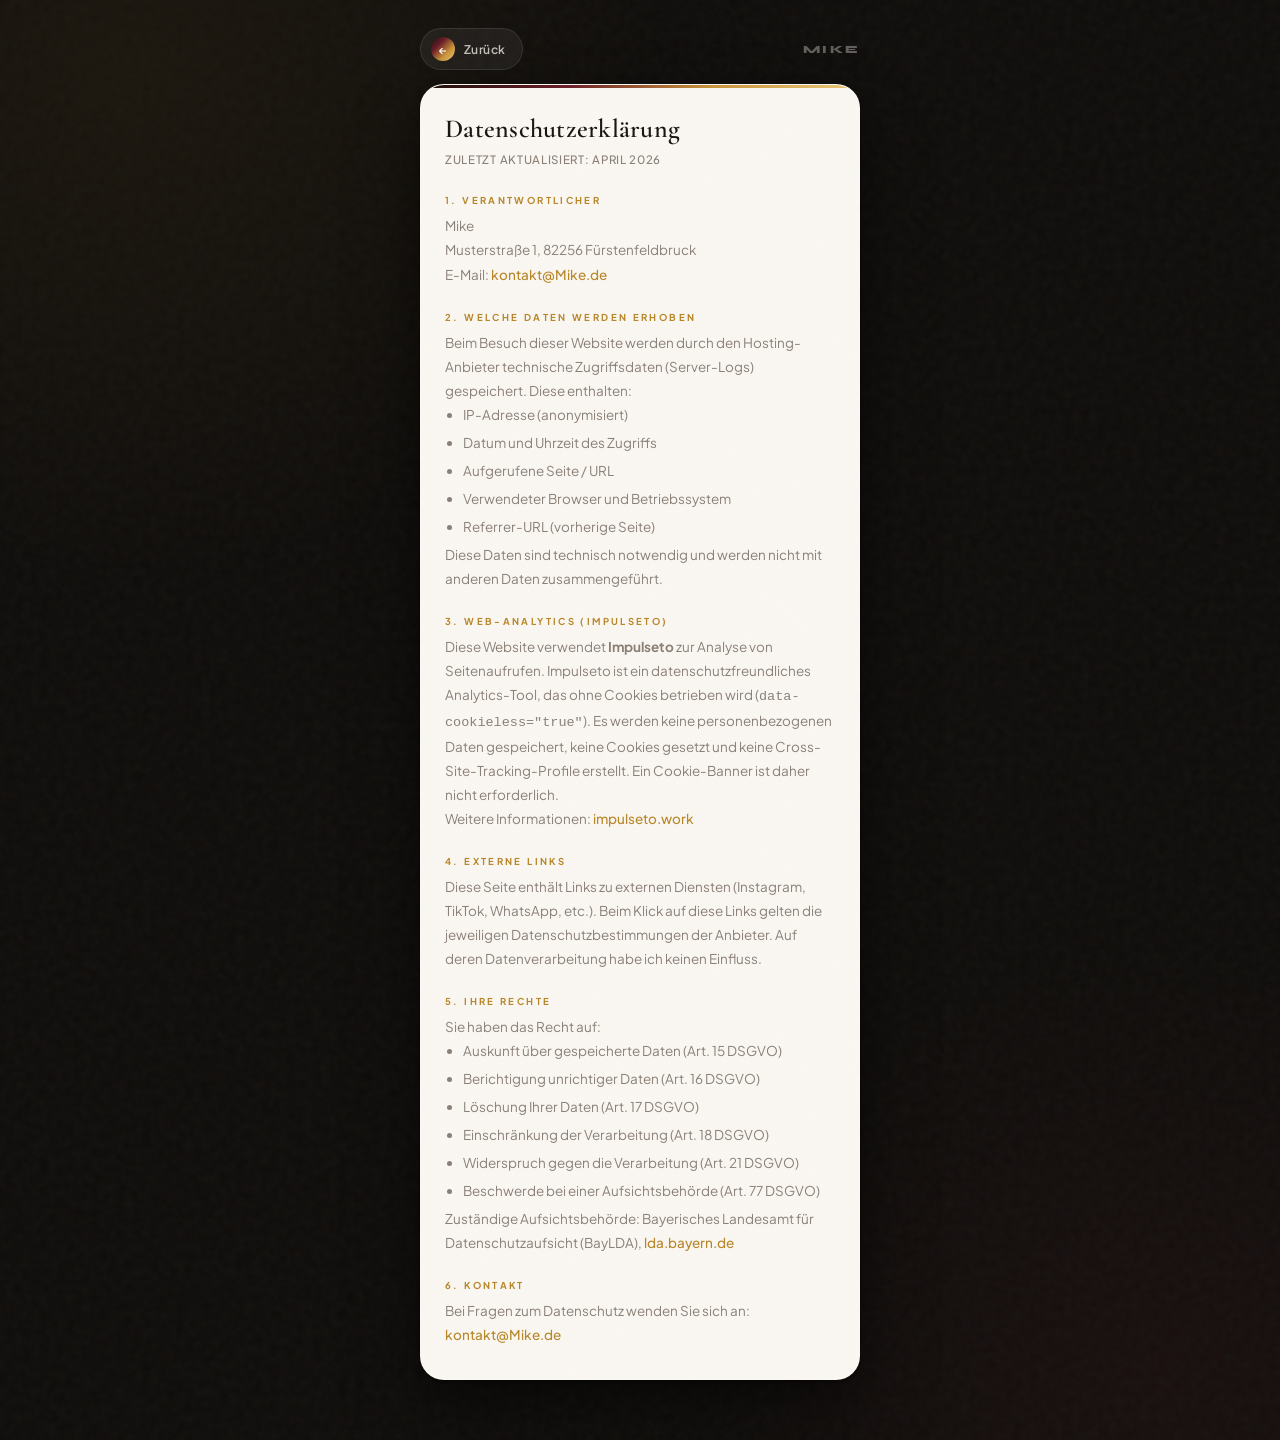
<file: datenschutz.html>
<!DOCTYPE html>
<html lang="de">

<head>
  <meta charset="UTF-8">
  <meta name="viewport" content="width=device-width, initial-scale=1.0">
  <title>Datenschutz — Mike</title>
  <link rel="icon" type="image/x-icon" href="assets/favicon.ico">
  <link rel="stylesheet" href="styles.css">
</head>

<body>

  <div class="wrapper">

    <div class="topbar">
      <a href="index.html" class="back-btn">
        <span class="back-arrow">←</span>
        Zurück
      </a>
      <span class="topbar-name">Mike</span>
    </div>

    <div class="card">
      <div class="prose">

        <h1>Datenschutzerklärung</h1>
        <p class="prose-meta">Zuletzt aktualisiert: April 2026</p>

        <h2>1. Verantwortlicher</h2>
        <p>
          Mike<br>
          Musterstraße 1, 82256 Fürstenfeldbruck<br>
          E-Mail: <a href="mailto:kontakt@Mike.de">kontakt@Mike.de</a>
        </p>

        <h2>2. Welche Daten werden erhoben</h2>
        <p>
          Beim Besuch dieser Website werden durch den Hosting-Anbieter technische Zugriffsdaten (Server-Logs)
          gespeichert. Diese enthalten:
        </p>
        <ul>
          <li>IP-Adresse (anonymisiert)</li>
          <li>Datum und Uhrzeit des Zugriffs</li>
          <li>Aufgerufene Seite / URL</li>
          <li>Verwendeter Browser und Betriebssystem</li>
          <li>Referrer-URL (vorherige Seite)</li>
        </ul>
        <p>Diese Daten sind technisch notwendig und werden nicht mit anderen Daten zusammengeführt.</p>

        <h2>3. Web-Analytics (Impulseto)</h2>
        <p>
          Diese Website verwendet <strong>Impulseto</strong> zur Analyse von Seitenaufrufen. Impulseto ist ein
          datenschutzfreundliches Analytics-Tool, das ohne Cookies betrieben wird (<code>data-cookieless="true"</code>).
          Es werden keine personenbezogenen Daten gespeichert, keine Cookies gesetzt und keine
          Cross-Site-Tracking-Profile erstellt. Ein Cookie-Banner ist daher nicht erforderlich.
        </p>
        <p>
          Weitere Informationen: <a href="https://www.impulseto.work" target="_blank" rel="noopener">impulseto.work</a>
        </p>

        <h2>4. Externe Links</h2>
        <p>
          Diese Seite enthält Links zu externen Diensten (Instagram, TikTok, WhatsApp, etc.). Beim Klick auf diese Links
          gelten die jeweiligen Datenschutzbestimmungen der Anbieter. Auf deren Datenverarbeitung habe ich keinen
          Einfluss.
        </p>

        <h2>5. Ihre Rechte</h2>
        <p>Sie haben das Recht auf:</p>
        <ul>
          <li>Auskunft über gespeicherte Daten (Art. 15 DSGVO)</li>
          <li>Berichtigung unrichtiger Daten (Art. 16 DSGVO)</li>
          <li>Löschung Ihrer Daten (Art. 17 DSGVO)</li>
          <li>Einschränkung der Verarbeitung (Art. 18 DSGVO)</li>
          <li>Widerspruch gegen die Verarbeitung (Art. 21 DSGVO)</li>
          <li>Beschwerde bei einer Aufsichtsbehörde (Art. 77 DSGVO)</li>
        </ul>
        <p>
          Zuständige Aufsichtsbehörde: Bayerisches Landesamt für Datenschutzaufsicht (BayLDA), <a
            href="https://www.lda.bayern.de" target="_blank" rel="noopener">lda.bayern.de</a>
        </p>

        <h2>6. Kontakt</h2>
        <p>
          Bei Fragen zum Datenschutz wenden Sie sich an: <a href="mailto:kontakt@Mike.de">kontakt@Mike.de</a>
        </p>

      </div>
    </div>

  </div>

</body>

</html>
</file>
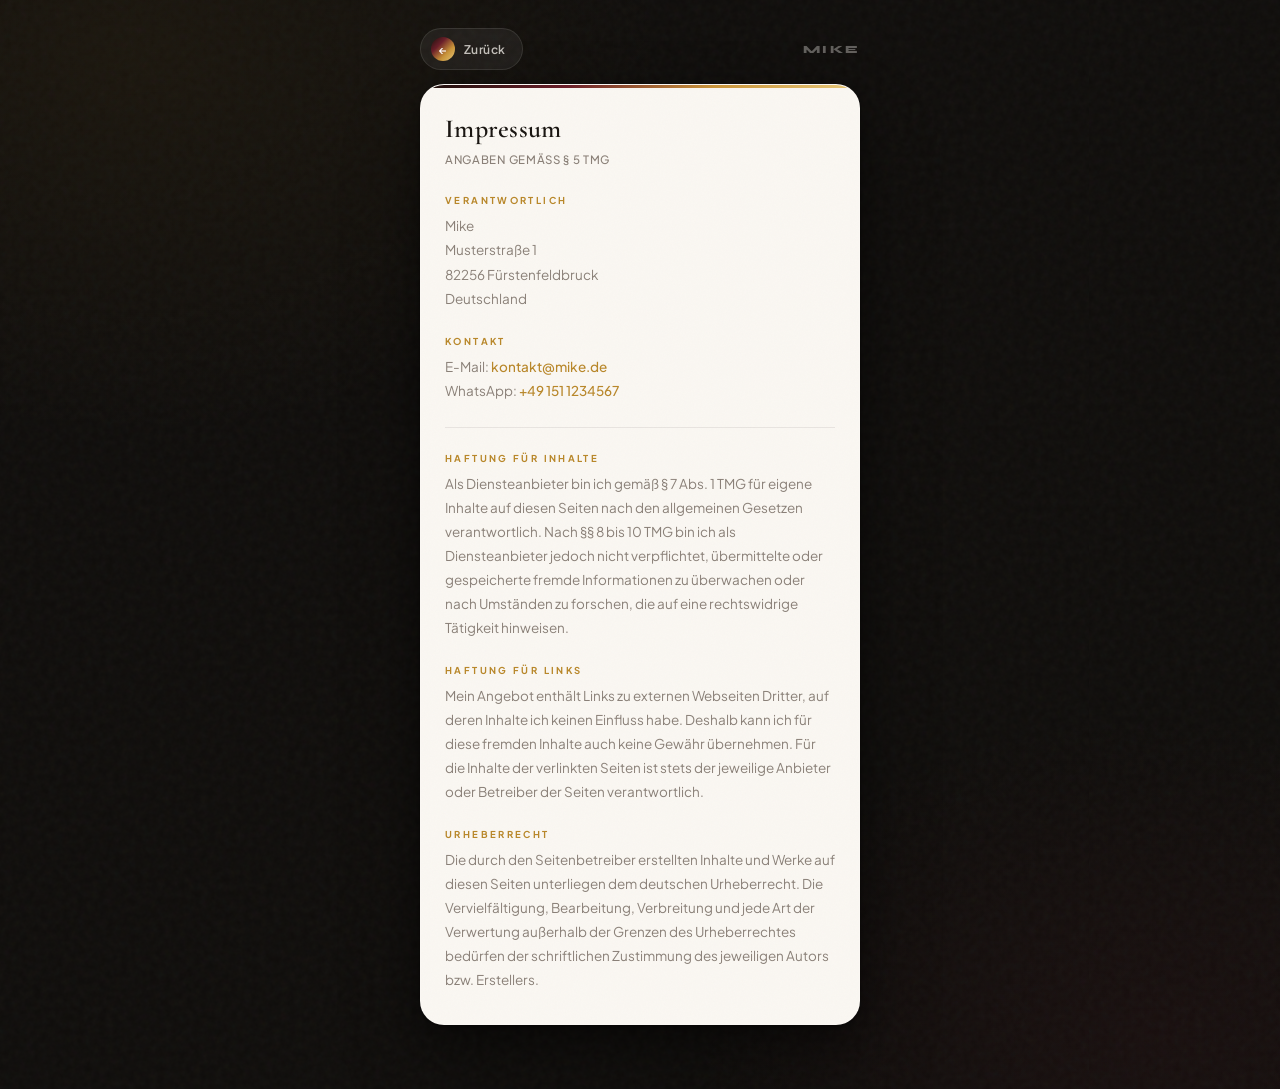
<file: impressum.html>
<!DOCTYPE html>
<html lang="de">

<head>
  <meta charset="UTF-8">
  <meta name="viewport" content="width=device-width, initial-scale=1.0">
  <title>Impressum — Mike</title>
  <link rel="icon" type="image/x-icon" href="assets/favicon.ico">
  <link rel="stylesheet" href="styles.css">
</head>

<body>

  <div class="wrapper">

    <div class="topbar">
      <a href="index.html" class="back-btn">
        <span class="back-arrow">←</span>
        Zurück
      </a>
      <span class="topbar-name">Mike</span>
    </div>

    <div class="card">
      <div class="prose">

        <h1>Impressum</h1>
        <p class="prose-meta">Angaben gemäß § 5 TMG</p>

        <h2>Verantwortlich</h2>
        <p>
          Mike<br>
          Musterstraße 1<br>
          82256 Fürstenfeldbruck<br>
          Deutschland
        </p>

        <h2>Kontakt</h2>
        <p>
          E-Mail: <a href="mailto:kontakt@mike.de">kontakt@mike.de</a><br>
          WhatsApp: <a href="https://wa.me/4915127600077">+49 151 1234567</a>
        </p>

        <hr>

        <h2>Haftung für Inhalte</h2>
        <p>
          Als Diensteanbieter bin ich gemäß § 7 Abs. 1 TMG für eigene Inhalte auf diesen Seiten nach den allgemeinen
          Gesetzen verantwortlich. Nach §§ 8 bis 10 TMG bin ich als Diensteanbieter jedoch nicht verpflichtet,
          übermittelte oder gespeicherte fremde Informationen zu überwachen oder nach Umständen zu forschen, die auf
          eine rechtswidrige Tätigkeit hinweisen.
        </p>

        <h2>Haftung für Links</h2>
        <p>
          Mein Angebot enthält Links zu externen Webseiten Dritter, auf deren Inhalte ich keinen Einfluss habe. Deshalb
          kann ich für diese fremden Inhalte auch keine Gewähr übernehmen. Für die Inhalte der verlinkten Seiten ist
          stets der jeweilige Anbieter oder Betreiber der Seiten verantwortlich.
        </p>

        <h2>Urheberrecht</h2>
        <p>
          Die durch den Seitenbetreiber erstellten Inhalte und Werke auf diesen Seiten unterliegen dem deutschen
          Urheberrecht. Die Vervielfältigung, Bearbeitung, Verbreitung und jede Art der Verwertung außerhalb der Grenzen
          des Urheberrechtes bedürfen der schriftlichen Zustimmung des jeweiligen Autors bzw. Erstellers.
        </p>

      </div>
    </div>

  </div>

</body>

</html>
</file>
<file: styles.css>
@import url("https://fonts.googleapis.com/css2?family=Cormorant+Garamond:ital,wght@0,400;0,600;1,400;1,600&family=Syne:wght@700;800&family=Plus+Jakarta+Sans:wght@400;500;600;700&display=swap");

/* ═══════════════════════════════════════════
   TOKENS — GQ EDITORIAL
   Espresso · Bordeaux · Kupfergold
═══════════════════════════════════════════ */
:root {
  /* Backgrounds */
  --bg: #0e0c0a;
  --bg-2: #141210;
  --card: #faf7f2;
  --card-inner: #f5f1ea;

  /* Text */
  --text: #1a1612;
  --text-muted: #8a8078;
  --text-light: rgba(250, 247, 242, 0.55);

  /* Brand gradient: deep espresso → bordeaux → copper gold */
  --g1: #1a0f0a;
  --g2: #6b1f2a;
  --g3: #c9943a;
  --g4: #e8c97a;
  --grad: linear-gradient(135deg, var(--g1), var(--g2), var(--g3), var(--g4));

  /* Accent */
  --accent: #b8872a;
  --accent-deep: #6b1f2a;
  --accent-glow: rgba(184, 135, 42, 0.25);

  /* Borders & shadows */
  --border: rgba(26, 22, 18, 0.08);
  --border-hover: rgba(184, 135, 42, 0.4);
  --border-card: rgba(255, 255, 255, 0.05);

  --shadow-card:
    0 2px 4px rgba(0, 0, 0, 0.4), 0 12px 40px rgba(0, 0, 0, 0.35),
    0 40px 80px rgba(0, 0, 0, 0.25);
  --shadow-hover: 0 10px 40px rgba(184, 135, 42, 0.2);
  --shadow-link: 0 4px 20px rgba(0, 0, 0, 0.08);

  --radius-card: 24px;
  --radius-link: 16px;
}

/* ═══════════════════════════════════════════
   RESET & BASE
═══════════════════════════════════════════ */
*,
*::before,
*::after {
  margin: 0;
  padding: 0;
  box-sizing: border-box;
}

body {
  font-family: "Plus Jakarta Sans", sans-serif;
  background-color: var(--bg);
  background-image:
    /* subtle grain */
    url("data:image/svg+xml,%3Csvg viewBox='0 0 200 200' xmlns='http://www.w3.org/2000/svg'%3E%3Cfilter id='n'%3E%3CfeTurbulence type='fractalNoise' baseFrequency='0.75' numOctaves='4' stitchTiles='stitch'/%3E%3C/filter%3E%3Crect width='100%25' height='100%25' filter='url(%23n)' opacity='0.04'/%3E%3C/svg%3E"),
    /* warm amber glow top-left */
    radial-gradient(
        ellipse 60% 50% at 10% 5%,
        rgba(184, 135, 42, 0.07) 0%,
        transparent 70%
      ),
    /* bordeaux glow bottom-right */
    radial-gradient(
        ellipse 55% 45% at 90% 95%,
        rgba(107, 31, 42, 0.1) 0%,
        transparent 65%
      );
  color: var(--text);
  min-height: 100vh;
  padding: 28px 16px 64px;
}

/* ═══════════════════════════════════════════
   LAYOUT WRAPPER
═══════════════════════════════════════════ */
.wrapper {
  max-width: 440px;
  margin: 0 auto;
  display: flex;
  flex-direction: column;
  gap: 14px;
}

/* ═══════════════════════════════════════════
   CARD
═══════════════════════════════════════════ */
.card {
  background: var(--card);
  border-radius: var(--radius-card);
  box-shadow: var(--shadow-card);
  border: 1px solid var(--border-card);
  overflow: hidden;
  position: relative;
  animation: cardIn 0.7s cubic-bezier(0.22, 1, 0.36, 1) both;
}

/* gold top bar */
.card::before {
  content: "";
  position: absolute;
  top: 0;
  left: 0;
  right: 0;
  height: 3px;
  background: var(--grad);
  border-radius: var(--radius-card) var(--radius-card) 0 0;
  z-index: 10;
}

/* grain overlay on card */
.card::after {
  content: "";
  position: absolute;
  inset: 0;
  background: url("data:image/svg+xml,%3Csvg viewBox='0 0 300 300' xmlns='http://www.w3.org/2000/svg'%3E%3Cfilter id='n'%3E%3CfeTurbulence type='fractalNoise' baseFrequency='0.9' numOctaves='4' stitchTiles='stitch'/%3E%3C/filter%3E%3Crect width='100%25' height='100%25' filter='url(%23n)' opacity='0.022'/%3E%3C/svg%3E");
  pointer-events: none;
  border-radius: var(--radius-card);
  z-index: 1;
}

/* ═══════════════════════════════════════════
   TOP NAV BAR
═══════════════════════════════════════════ */
.topbar {
  display: flex;
  align-items: center;
  justify-content: space-between;
  animation: fadeUp 0.5s cubic-bezier(0.22, 1, 0.36, 1) both;
}

.back-btn {
  display: inline-flex;
  align-items: center;
  gap: 9px;
  text-decoration: none;
  color: rgba(250, 247, 242, 0.75);
  font-size: 12px;
  font-weight: 600;
  letter-spacing: 0.04em;
  background: rgba(255, 255, 255, 0.06);
  border: 1px solid rgba(255, 255, 255, 0.1);
  border-radius: 100px;
  padding: 8px 16px 8px 10px;
  backdrop-filter: blur(8px);
  -webkit-backdrop-filter: blur(8px);
  transition: all 0.25s ease;
}

.back-btn:hover {
  background: rgba(255, 255, 255, 0.1);
  border-color: rgba(184, 135, 42, 0.4);
  color: var(--card);
  transform: translateX(-2px);
}

.back-arrow {
  width: 24px;
  height: 24px;
  border-radius: 50%;
  background: var(--grad);
  display: flex;
  align-items: center;
  justify-content: center;
  font-size: 11px;
  color: white;
  flex-shrink: 0;
}

.topbar-name {
  font-family: "Syne", sans-serif;
  font-size: 11px;
  font-weight: 800;
  letter-spacing: 0.2em;
  text-transform: uppercase;
  color: rgba(250, 247, 242, 0.35);
}

/* ═══════════════════════════════════════════
   HERO IMAGE
═══════════════════════════════════════════ */
.hero {
  position: relative;
  width: 100%;
  height: 300px;
  overflow: hidden;
}

.hero-img {
  width: 100%;
  height: 100%;
  object-fit: cover;
  object-position: center 20%;
  display: block;
  filter: saturate(0.85) brightness(0.97);
  transition: transform 10s ease;
}

.card:hover .hero-img {
  transform: scale(1.03);
}

.hero-overlay {
  position: absolute;
  inset: 0;
  background:
    linear-gradient(
      to bottom,
      rgba(14, 12, 10, 0.1) 0%,
      rgba(14, 12, 10, 0) 35%,
      rgba(14, 12, 10, 0.75) 100%
    ),
    linear-gradient(to right, rgba(107, 31, 42, 0.12) 0%, transparent 60%);
}

.hero-badge {
  position: absolute;
  top: 16px;
  right: 16px;
  background: rgba(14, 12, 10, 0.45);
  backdrop-filter: blur(12px);
  -webkit-backdrop-filter: blur(12px);
  border: 1px solid rgba(184, 135, 42, 0.35);
  border-radius: 100px;
  padding: 5px 13px;
  font-family: "Plus Jakarta Sans", sans-serif;
  font-size: 11px;
  font-weight: 600;
  color: rgba(232, 201, 122, 0.9);
  letter-spacing: 0.08em;
  z-index: 2;
}

.hero-tagline {
  position: absolute;
  bottom: 18px;
  left: 22px;
  font-family: "Cormorant Garamond", Georgia, serif;
  font-size: 13px;
  font-weight: 400;
  font-style: italic;
  color: rgba(232, 201, 122, 0.75);
  letter-spacing: 0.12em;
  z-index: 2;
}

/* ═══════════════════════════════════════════
   PROFILE BLOCK
═══════════════════════════════════════════ */
.profile {
  text-align: center;
  padding: 0 28px 8px;
  position: relative;
  z-index: 2;
  animation: fadeUp 0.55s 0.1s cubic-bezier(0.22, 1, 0.36, 1) both;
}

.avatar-wrap {
  position: relative;
  display: inline-block;
  margin-top: -48px;
  margin-bottom: 16px;
}

.avatar-ring {
  position: absolute;
  inset: -3px;
  border-radius: 50%;
  background: var(--grad);
  background-size: 200% 200%;
  animation:
    gradShift 6s ease infinite,
    spin 12s linear infinite;
}

.avatar-ring::after {
  content: "";
  position: absolute;
  inset: 3px;
  border-radius: 50%;
  background: var(--card);
}

.avatar {
  width: 92px;
  height: 92px;
  border-radius: 50%;
  object-fit: cover;
  position: relative;
  z-index: 1;
  display: block;
}

.profile h1 {
  font-family: "Cormorant Garamond", Georgia, serif;
  font-size: 30px;
  font-weight: 600;
  letter-spacing: 0.02em;
  margin-bottom: 5px;
  color: var(--text);
  line-height: 1.1;
}

.bio {
  font-family: "Plus Jakarta Sans", sans-serif;
  font-size: 12.5px;
  color: var(--text-muted);
  line-height: 1.6;
  margin-bottom: 18px;
  font-weight: 500;
  letter-spacing: 0.04em;
  text-transform: uppercase;
}

/* ═══════════════════════════════════════════
   BUTTON
═══════════════════════════════════════════ */
.btn {
  background: var(--text);
  color: var(--card);
  border: none;
  padding: 11px 24px;
  border-radius: 100px;
  font-size: 12px;
  font-weight: 700;
  cursor: pointer;
  transition: all 0.3s ease;
  font-family: "Plus Jakarta Sans", sans-serif;
  letter-spacing: 0.1em;
  text-transform: uppercase;
  display: inline-flex;
  align-items: center;
  gap: 8px;
  box-shadow: 0 4px 20px rgba(26, 22, 18, 0.25);
  text-decoration: none;
  position: relative;
  overflow: hidden;
}

.btn::before {
  content: "";
  position: absolute;
  inset: 0;
  background: var(--grad);
  opacity: 0;
  transition: opacity 0.3s ease;
}

.btn:hover::before {
  opacity: 1;
}
.btn span,
.btn {
  position: relative;
}

.btn:hover {
  transform: translateY(-2px);
  box-shadow: 0 8px 32px rgba(184, 135, 42, 0.35);
}

/* ═══════════════════════════════════════════
   IMAGE STRIP
═══════════════════════════════════════════ */
.img-strip {
  display: grid;
  grid-template-columns: 1fr 1fr 1fr;
  gap: 3px;
  padding: 18px 18px 0;
  position: relative;
  z-index: 2;
  animation: fadeUp 0.5s 0.18s cubic-bezier(0.22, 1, 0.36, 1) both;
}

.strip-item {
  border-radius: 10px;
  overflow: hidden;
  aspect-ratio: 1 / 1;
  cursor: pointer;
  position: relative;
}

.strip-item:first-child {
  border-radius: 12px 6px 6px 12px;
}
.strip-item:last-child {
  border-radius: 6px 12px 12px 6px;
}

.strip-item img {
  width: 100%;
  height: 100%;
  object-fit: cover;
  display: block;
  filter: saturate(0.8) brightness(0.97);
  transition:
    transform 0.5s ease,
    filter 0.3s;
}

.strip-item:hover img {
  transform: scale(1.08);
  filter: saturate(1.05) brightness(1);
}

/* ═══════════════════════════════════════════
   DIVIDER
═══════════════════════════════════════════ */
.divider {
  height: 1px;
  background: linear-gradient(
    90deg,
    transparent,
    var(--border),
    var(--border),
    transparent
  );
  margin: 22px 20px;
  position: relative;
  z-index: 2;
}

/* ═══════════════════════════════════════════
   SECTION LABEL
═══════════════════════════════════════════ */
.section-label {
  font-family: "Plus Jakarta Sans", sans-serif;
  font-size: 9.5px;
  font-weight: 700;
  letter-spacing: 0.28em;
  text-transform: uppercase;
  color: var(--accent);
  padding: 0 20px;
  margin-bottom: 10px;
  display: block;
  position: relative;
  z-index: 2;
}

/* ═══════════════════════════════════════════
   LINK LIST
═══════════════════════════════════════════ */
.links {
  display: flex;
  flex-direction: column;
  gap: 7px;
  padding: 0 18px;
  position: relative;
  z-index: 2;
  animation: fadeUp 0.5s 0.24s cubic-bezier(0.22, 1, 0.36, 1) both;
}

.link {
  display: flex;
  align-items: center;
  gap: 13px;
  padding: 12px 14px;
  background: var(--card-inner);
  border: 1px solid var(--border);
  border-radius: var(--radius-link);
  text-decoration: none;
  color: var(--text);
  transition: all 0.3s cubic-bezier(0.22, 1, 0.36, 1);
  position: relative;
  overflow: hidden;
  box-shadow: var(--shadow-link);
}

/* gold left bar */
.link::before {
  content: "";
  position: absolute;
  left: 0;
  top: 0;
  bottom: 0;
  width: 3px;
  background: var(--grad);
  transform: scaleY(0);
  transform-origin: center;
  transition: transform 0.3s cubic-bezier(0.22, 1, 0.36, 1);
  border-radius: 0 2px 2px 0;
}

/* shimmer */
.link::after {
  content: "";
  position: absolute;
  top: 0;
  left: -100%;
  bottom: 0;
  width: 60%;
  background: linear-gradient(
    90deg,
    transparent,
    rgba(184, 135, 42, 0.06),
    transparent
  );
  transition: left 0.55s ease;
  pointer-events: none;
}

.link:hover {
  transform: translateX(5px);
  box-shadow: var(--shadow-hover);
  border-color: var(--border-hover);
  background: #fff;
}

.link:hover::before {
  transform: scaleY(1);
}
.link:hover::after {
  left: 140%;
}

.icon {
  width: 42px;
  height: 42px;
  min-width: 42px;
  border-radius: 11px;
  display: flex;
  align-items: center;
  justify-content: center;
  font-size: 17px;
  font-weight: 800;
  color: white;
  font-family: "Syne", sans-serif;
  position: relative;
  overflow: hidden;
  flex-shrink: 0;
}

.icon::after {
  content: "";
  position: absolute;
  top: 0;
  left: 0;
  right: 0;
  height: 50%;
  background: rgba(255, 255, 255, 0.12);
  border-radius: 11px 11px 0 0;
}

.meta {
  flex: 1;
  min-width: 0;
}

.meta h3 {
  font-size: 14px;
  font-weight: 700;
  margin-bottom: 2px;
  color: var(--text);
  letter-spacing: -0.1px;
}

.meta p {
  font-size: 12px;
  color: var(--text-muted);
  white-space: nowrap;
  overflow: hidden;
  text-overflow: ellipsis;
}

.arrow {
  font-size: 15px;
  color: var(--accent);
  opacity: 0;
  transform: translateX(-8px);
  transition: all 0.22s ease;
  flex-shrink: 0;
}

.link:hover .arrow {
  opacity: 1;
  transform: translateX(0);
}

/* ═══════════════════════════════════════════
   PHOTO TEASER
═══════════════════════════════════════════ */
.photo-teaser {
  margin: 0 18px;
  border-radius: 18px;
  overflow: hidden;
  border: 1px solid var(--border);
  text-decoration: none;
  color: var(--text);
  display: block;
  position: relative;
  z-index: 2;
  transition: all 0.3s cubic-bezier(0.22, 1, 0.36, 1);
  box-shadow: var(--shadow-link);
  animation: fadeUp 0.5s 0.32s cubic-bezier(0.22, 1, 0.36, 1) both;
}

.photo-teaser:hover {
  transform: translateY(-3px);
  box-shadow: var(--shadow-hover);
  border-color: var(--border-hover);
}

.photo-mosaic {
  display: grid;
  grid-template-columns: 2fr 1fr;
  grid-template-rows: 106px 106px;
  gap: 2px;
}

.photo-mosaic img {
  width: 100%;
  height: 100%;
  object-fit: cover;
  display: block;
  filter: saturate(0.78) brightness(0.96);
  transition: filter 0.35s;
}

.photo-teaser:hover .photo-mosaic img {
  filter: saturate(0.95) brightness(1);
}
.photo-mosaic .big {
  grid-row: span 2;
}

.photo-footer {
  background: var(--card);
  padding: 14px 16px;
  display: flex;
  align-items: center;
  justify-content: space-between;
  border-top: 1px solid var(--border);
}

.photo-label span {
  display: block;
  font-size: 9.5px;
  font-weight: 700;
  letter-spacing: 0.25em;
  text-transform: uppercase;
  color: var(--accent);
  margin-bottom: 3px;
}

.photo-label strong {
  font-size: 14px;
  font-weight: 700;
  color: var(--text);
}

.photo-pill {
  background: var(--text);
  color: var(--card);
  font-size: 11.5px;
  font-weight: 700;
  padding: 8px 18px;
  border-radius: 100px;
  letter-spacing: 0.06em;
  white-space: nowrap;
  flex-shrink: 0;
  position: relative;
  overflow: hidden;
  transition: all 0.3s ease;
}

.photo-pill::before {
  content: "";
  position: absolute;
  inset: 0;
  background: var(--grad);
  opacity: 0;
  transition: opacity 0.3s;
}

.photo-pill span {
  position: relative;
}

.photo-teaser:hover .photo-pill::before {
  opacity: 1;
}
.photo-teaser:hover .photo-pill {
  box-shadow: 0 4px 16px rgba(184, 135, 42, 0.35);
}

/* ═══════════════════════════════════════════
   FOOTER
═══════════════════════════════════════════ */
.footer {
  text-align: center;
  padding: 4px 20px 28px;
  position: relative;
  z-index: 2;
  animation: fadeUp 0.5s 0.44s cubic-bezier(0.22, 1, 0.36, 1) both;
}

.motto {
  display: inline-block;
  font-family: "Cormorant Garamond", Georgia, serif;
  font-size: 13px;
  font-weight: 400;
  font-style: italic;
  letter-spacing: 0.1em;
  color: var(--accent);
  margin-bottom: 14px;
  opacity: 0.8;
}

.legal-links {
  display: flex;
  gap: 20px;
  justify-content: center;
}

.legal-links a {
  color: var(--text-muted);
  text-decoration: none;
  font-size: 11.5px;
  font-weight: 500;
  transition: color 0.2s;
  letter-spacing: 0.03em;
}

.legal-links a:hover {
  color: var(--accent);
}

/* ═══════════════════════════════════════════
   GALLERY PAGE
═══════════════════════════════════════════ */
.gallery-header {
  padding: 26px 22px 14px;
  position: relative;
  z-index: 2;
  animation: fadeUp 0.5s 0.1s cubic-bezier(0.22, 1, 0.36, 1) both;
}

.gallery-title {
  font-family: "Cormorant Garamond", Georgia, serif;
  font-size: 30px;
  font-weight: 600;
  letter-spacing: 0.01em;
  line-height: 1.1;
  color: var(--text);
  margin-bottom: 4px;
}

.gallery-sub {
  font-size: 12px;
  color: var(--text-muted);
  font-weight: 500;
  letter-spacing: 0.06em;
  text-transform: uppercase;
}

.filter-row {
  display: flex;
  gap: 6px;
  overflow-x: auto;
  padding: 0 18px 14px;
  scrollbar-width: none;
  position: relative;
  z-index: 2;
  animation: fadeUp 0.5s 0.15s cubic-bezier(0.22, 1, 0.36, 1) both;
}

.filter-row::-webkit-scrollbar {
  display: none;
}

.filter-tab {
  flex-shrink: 0;
  padding: 7px 16px;
  border-radius: 100px;
  font-size: 12px;
  font-weight: 600;
  letter-spacing: 0.04em;
  cursor: pointer;
  transition: all 0.22s ease;
  border: 1px solid var(--border);
  background: var(--card-inner);
  color: var(--text-muted);
  user-select: none;
}

.filter-tab.active {
  background: var(--text);
  color: var(--card);
  border-color: transparent;
  box-shadow: 0 4px 14px rgba(26, 22, 18, 0.2);
}

.featured {
  margin: 0 18px 4px;
  border-radius: 16px;
  overflow: hidden;
  position: relative;
  z-index: 2;
  cursor: pointer;
  animation: fadeUp 0.5s 0.2s cubic-bezier(0.22, 1, 0.36, 1) both;
}

.featured img {
  width: 100%;
  height: 230px;
  object-fit: cover;
  display: block;
  filter: saturate(0.82) brightness(0.96);
  transition:
    transform 0.6s ease,
    filter 0.3s;
}

.featured:hover img {
  transform: scale(1.03);
  filter: saturate(0.95) brightness(1);
}

.featured-overlay {
  position: absolute;
  inset: 0;
  background: linear-gradient(
    to top,
    rgba(14, 12, 10, 0.7) 0%,
    transparent 55%
  );
  display: flex;
  align-items: flex-end;
  padding: 18px;
}

.featured-badge {
  background: rgba(14, 12, 10, 0.5);
  backdrop-filter: blur(8px);
  -webkit-backdrop-filter: blur(8px);
  border: 1px solid rgba(184, 135, 42, 0.4);
  border-radius: 100px;
  padding: 4px 12px;
  font-size: 10.5px;
  font-weight: 700;
  color: rgba(232, 201, 122, 0.9);
  letter-spacing: 0.08em;
  text-transform: uppercase;
  margin-right: 10px;
  flex-shrink: 0;
}

.featured-title {
  font-family: "Cormorant Garamond", Georgia, serif;
  font-size: 18px;
  font-weight: 600;
  font-style: italic;
  color: white;
  line-height: 1.2;
}

.section-divider {
  display: flex;
  align-items: center;
  gap: 10px;
  padding: 14px 18px 10px;
  position: relative;
  z-index: 2;
}

.div-label {
  font-size: 9.5px;
  font-weight: 700;
  letter-spacing: 0.25em;
  text-transform: uppercase;
  color: var(--accent);
  flex-shrink: 0;
}

.div-line {
  flex: 1;
  height: 1px;
  background: linear-gradient(90deg, var(--border), transparent);
}
.div-count {
  font-size: 11px;
  color: var(--text-muted);
  font-weight: 600;
  flex-shrink: 0;
}

.gallery-grid {
  columns: 2;
  column-gap: 7px;
  padding: 0 18px;
  position: relative;
  z-index: 2;
  animation: fadeUp 0.5s 0.25s cubic-bezier(0.22, 1, 0.36, 1) both;
}

.grid-item {
  break-inside: avoid;
  margin-bottom: 7px;
  border-radius: 13px;
  overflow: hidden;
  cursor: pointer;
  position: relative;
  border: 1px solid var(--border);
  transition: all 0.3s cubic-bezier(0.22, 1, 0.36, 1);
  box-shadow: var(--shadow-link);
}

.grid-item:hover {
  transform: translateY(-3px);
  box-shadow: var(--shadow-hover);
  border-color: var(--border-hover);
}

.grid-item img {
  width: 100%;
  display: block;
  filter: saturate(0.78) brightness(0.96);
  transition:
    transform 0.4s ease,
    filter 0.3s;
}

.grid-item:hover img {
  transform: scale(1.05);
  filter: saturate(0.95) brightness(1);
}

.grid-item-overlay {
  position: absolute;
  bottom: 0;
  left: 0;
  right: 0;
  background: linear-gradient(transparent, rgba(14, 12, 10, 0.7));
  padding: 22px 10px 9px;
  opacity: 0;
  transition: opacity 0.25s;
}

.grid-item:hover .grid-item-overlay {
  opacity: 1;
}
.grid-item-title {
  font-size: 11px;
  font-weight: 700;
  color: white;
  line-height: 1.2;
}
.grid-item-tag {
  font-size: 9.5px;
  font-weight: 600;
  color: rgba(232, 201, 122, 0.8);
  margin-top: 2px;
  text-transform: uppercase;
  letter-spacing: 0.06em;
}

.bottom-bar {
  padding: 22px 18px 28px;
  text-align: center;
  position: relative;
  z-index: 2;
  animation: fadeUp 0.5s 0.35s cubic-bezier(0.22, 1, 0.36, 1) both;
}

.bottom-back {
  display: inline-flex;
  align-items: center;
  gap: 8px;
  text-decoration: none;
  background: var(--text);
  color: var(--card);
  font-size: 12px;
  font-weight: 700;
  padding: 12px 26px;
  border-radius: 100px;
  letter-spacing: 0.08em;
  text-transform: uppercase;
  box-shadow: 0 4px 20px rgba(26, 22, 18, 0.3);
  transition: all 0.3s ease;
  position: relative;
  overflow: hidden;
}

.bottom-back::before {
  content: "";
  position: absolute;
  inset: 0;
  background: var(--grad);
  opacity: 0;
  transition: opacity 0.3s;
}

.bottom-back span {
  position: relative;
}

.bottom-back:hover::before {
  opacity: 1;
}
.bottom-back:hover {
  transform: translateY(-2px);
  box-shadow: 0 8px 30px rgba(184, 135, 42, 0.35);
}

/* lightbox */
.lightbox {
  position: fixed;
  inset: 0;
  background: rgba(8, 7, 6, 0.95);
  backdrop-filter: blur(10px);
  -webkit-backdrop-filter: blur(10px);
  z-index: 500;
  display: flex;
  align-items: center;
  justify-content: center;
  padding: 20px;
  opacity: 0;
  pointer-events: none;
  transition: opacity 0.3s ease;
}

.lightbox.open {
  opacity: 1;
  pointer-events: all;
}

.lightbox-inner {
  position: relative;
  max-width: 440px;
  width: 100%;
  background: var(--card);
  border-radius: 18px;
  overflow: hidden;
  border: 1px solid rgba(184, 135, 42, 0.2);
  box-shadow: 0 40px 100px rgba(0, 0, 0, 0.6);
  transform: scale(0.93);
  transition: transform 0.35s cubic-bezier(0.22, 1, 0.36, 1);
}

.lightbox.open .lightbox-inner {
  transform: scale(1);
}

.lightbox-inner img {
  width: 100%;
  display: block;
  max-height: 60vh;
  object-fit: cover;
}

.lightbox-caption {
  padding: 14px 18px;
  display: flex;
  align-items: center;
  justify-content: space-between;
}

.lightbox-caption h3 {
  font-family: "Cormorant Garamond", Georgia, serif;
  font-size: 17px;
  font-weight: 600;
}

.lightbox-caption span {
  font-size: 10px;
  font-weight: 700;
  color: var(--accent);
  letter-spacing: 0.18em;
  text-transform: uppercase;
}

.lightbox-close {
  position: absolute;
  top: 12px;
  right: 12px;
  width: 30px;
  height: 30px;
  border-radius: 50%;
  background: rgba(14, 12, 10, 0.55);
  border: none;
  cursor: pointer;
  color: white;
  font-size: 13px;
  display: flex;
  align-items: center;
  justify-content: center;
  transition: background 0.2s;
}

.lightbox-close:hover {
  background: rgba(14, 12, 10, 0.8);
}

/* ═══════════════════════════════════════════
   PROSE PAGES
═══════════════════════════════════════════ */
.prose {
  padding: 28px 24px 32px;
  position: relative;
  z-index: 2;
  animation: fadeUp 0.5s 0.1s cubic-bezier(0.22, 1, 0.36, 1) both;
}

.prose h1 {
  font-family: "Cormorant Garamond", Georgia, serif;
  font-size: 26px;
  font-weight: 600;
  letter-spacing: 0.01em;
  margin-bottom: 6px;
  color: var(--text);
}

.prose .prose-meta {
  font-size: 11.5px;
  color: var(--text-muted);
  font-weight: 500;
  margin-bottom: 24px;
  letter-spacing: 0.06em;
  text-transform: uppercase;
}

.prose h2 {
  font-size: 9.5px;
  font-weight: 700;
  letter-spacing: 0.25em;
  text-transform: uppercase;
  color: var(--accent);
  margin: 24px 0 8px;
}

.prose p,
.prose li {
  font-size: 13.5px;
  color: var(--text-muted);
  line-height: 1.78;
  font-weight: 400;
}

.prose ul {
  padding-left: 18px;
}
.prose li {
  margin-bottom: 4px;
}

.prose a {
  color: var(--accent);
  text-decoration: none;
  font-weight: 500;
}
.prose a:hover {
  text-decoration: underline;
}

.prose hr {
  border: none;
  border-top: 1px solid var(--border);
  margin: 24px 0;
}

/* ═══════════════════════════════════════════
   ANIMATIONS
═══════════════════════════════════════════ */
@keyframes cardIn {
  from {
    opacity: 0;
    transform: translateY(32px) scale(0.96);
  }
  to {
    opacity: 1;
    transform: translateY(0) scale(1);
  }
}

@keyframes fadeUp {
  from {
    opacity: 0;
    transform: translateY(18px);
  }
  to {
    opacity: 1;
    transform: translateY(0);
  }
}

@keyframes spin {
  to {
    transform: rotate(360deg);
  }
}

@keyframes gradShift {
  0%,
  100% {
    background-position: 0% 50%;
  }
  50% {
    background-position: 100% 50%;
  }
}

/* ═══════════════════════════════════════════
   RESPONSIVE
═══════════════════════════════════════════ */
@media (max-width: 480px) {
  body {
    padding: 16px 10px 52px;
  }
  .card {
    border-radius: 20px;
  }
  .hero {
    height: 260px;
  }
  .profile h1 {
    font-size: 26px;
  }
}
</file>
